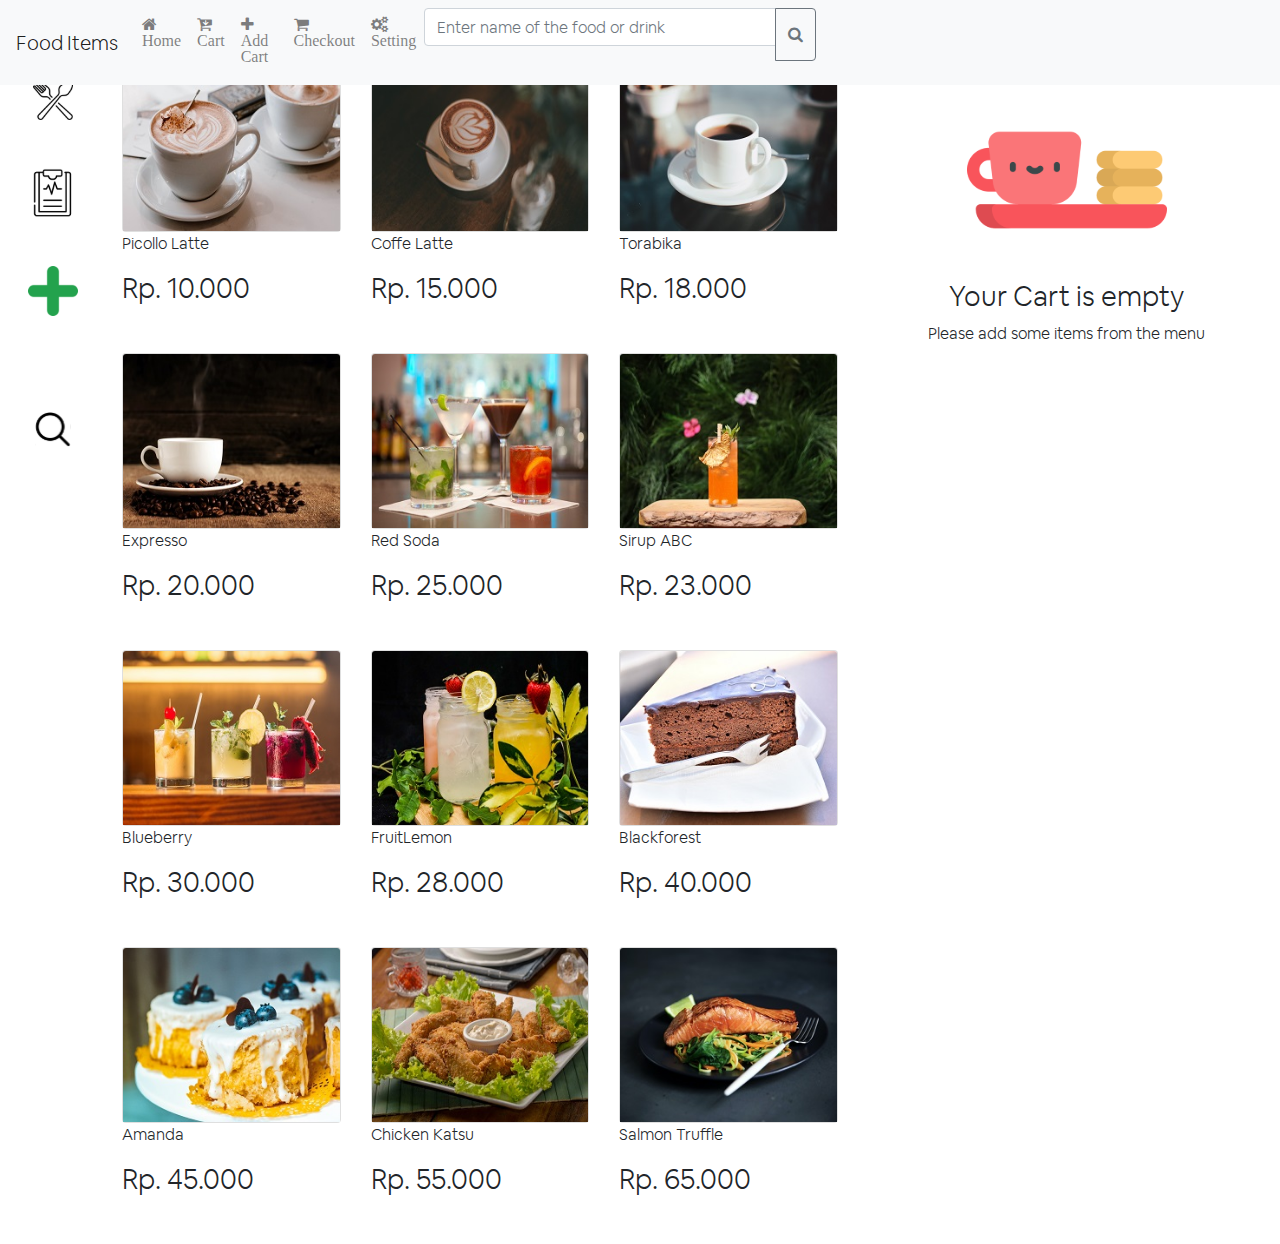
<file: TaskHTMLCSS(DICKY FIRMANSYAH)/index.html>
<!DOCTYPE html>
<html lang="en">

<head>
  <meta charset="UTF-8" />
  <meta name="viewport" content="width=device-width, initial-scale=1.0" />
  <title>Document</title>
  <link rel="stylesheet" href="https://stackpath.bootstrapcdn.com/font-awesome/4.7.0/css/font-awesome.min.css" />
  <link rel="stylesheet" href="assets/css/bootstrap.min.css" />
  <link rel="stylesheet" href="style.css" />
</head>

<body>
  <div class="row phone">
    <div class="col">
      <div class="navbar mb-3">
        <nav class="navbar fixed-top navbar-expand-lg navbar-light bg-light">
          <a class="navbar-brand food-mobile" href="#">Food Items</a>
          <button class="navbar-toggler" type="button" data-toggle="collapse" data-target="#navbarSupportedContent"
            aria-controls="navbarSupportedContent" aria-expanded="false" aria-label="Toggle navigation">
            <span class="navbar-toggler-icon"></span>
          </button>

          <div class="collapse navbar-collapse" id="navbarSupportedContent">
            <ul class="navbar-nav mr-auto">
              <li class="nav-item">
                <a class="nav-link" href="index.html"><i class="fa fa-home"> Home</i></a>
              </li>
              <li class="nav-item">
                <a class="nav-link" href="index2.html"><i class="fa fa-cart-arrow-down"> Cart</i></a>
              </li>
              <li class="nav-item">
                <a class="nav-link" href="index4.html"><i class="fa fa-plus"> Add Cart</i></a>
              </li>
              <li class="nav-item">
                <a class="nav-link" href="index3.html"><i class="fa fa-shopping-cart"> Checkout</i></a>
              </li>
              <li class="nav-item">
                <a class="nav-link" href="#"><i class="fa fa-cogs"> Setting</i></a>
              </li>
              <div class="input-group mb-3">
                <input type="text" class="form-control" placeholder="Enter name of the food or drink"
                  aria-label="Recipient's username" aria-describedby="button-addon2" />
                <div class="input-group-append">
                  <button class="btn btn-outline-secondary" type="button" id="button-addon2">
                    <i class="fa fa-search"></i>
                  </button>
                </div>
              </div>
            </ul>
          </div>
        </nav>
      </div>
    </div>
  </div>
  <div class="container-fluid">
    <div class="row menu-header">
      <div class="col-lg-1">
        <div class="menu text-center">
          <img src="assets/img/list.svg" alt="" />
        </div>
      </div>
      <div class="col-lg-7">
        <div class="row">
          <div class="col-lg-10">
            <div class="text-header text-center">
              <h4>Food Items</h4>
            </div>
          </div>
          <div class="col-lg-1">
            <div class="search">
              <img src="assets/img/search.svg" alt="">
            </div>
          </div>
        </div>
      </div>
      <div class="col-lg-4">
        <div class="cart-header text-center">
          <h4>Cart <span class="badge badge-info">0</span></h4>
        </div>
      </div>
    </div>
    <div class="row side-left">
      <div class="col-lg-1 sidebarKiri text-center">
        <div class="row side">
          <div class="col-lg-12 col-md-3 col-sm-3 sides">
            <div class="fork mt-5">
              <img src="assets/img/fork.svg" alt="" />
            </div>
          </div>
          <div class="col-lg-12 col-md-3 col-sm-3 ">
            <div class="fork mt-5">
              <img src="assets/img/clip.svg" alt="" />
            </div>
          </div>
          <div class="col-lg-12 col-md-3 col-sm-3 ">
            <div class="fork mt-5 mb-5">
              <img src="assets/img/add.svg" alt="" />
            </div>
          </div>
          <div class="col-lg-12 col-md-3 col-sm-3 search">
            <div class="fork mt-5 mb-5">
              <img src="assets/img/search.svg" alt="" />
            </div>
          </div>
        </div>
      </div>
      <div class="col-lg-7 galery mt-4">
        <div class="row">
          <div class="col-lg-4 col-md-4 col-6 body-card">
            <div class="card">
              <img src="assets/img/1.jpg" class="card-img-top" alt="..." />
            </div>
            <div class="textcard mb-5">
              <p>Picollo Latte</p>
              <h3>Rp. 10.000</h3>
            </div>
          </div>
          <div class="col-lg-4 col-md-4 col-6">
            <div class="card">
              <img src="assets/img/2.jpg" class="card-img-top" alt="..." />
            </div>
            <div class="textcard mb-5">
              <p>Coffe Latte</p>
              <h3>Rp. 15.000</h3>
            </div>
          </div>
          <div class="col-lg-4 col-md-4 col-6">
            <div class="card">
              <img src="assets/img/3.jpg" class="card-img-top" alt="..." />
            </div>
            <div class="textcard mb-5">
              <p>Torabika</p>
              <h3>Rp. 18.000</h3>
            </div>
          </div>
          <div class="col-lg-4 col-md-4 col-6">
            <div class="card">
              <img src="assets/img/4.jpg" class="card-img-top" alt="..." />
            </div>
            <div class="textcard mb-5">
              <p>Expresso</p>
              <h3>Rp. 20.000</h3>
            </div>
          </div>
          <div class="col-lg-4 col-md-4 col-6">
            <div class="card">
              <img src="assets/img/5.jpg" class="card-img-top" alt="..." />
            </div>
            <div class="textcard mb-5">
              <p>Red Soda</p>
              <h3>Rp. 25.000</h3>
            </div>
          </div>
          <div class="col-lg-4 col-md-4 col-6">
            <div class="card">
              <img src="assets/img/6.jpg" class="card-img-top" alt="..." />
            </div>
            <div class="textcard mb-5">
              <p>Sirup ABC</p>
              <h3>Rp. 23.000</h3>
            </div>
          </div>
          <div class="col-lg-4 col-md-4 col-6">
            <div class="card">
              <img src="assets/img/7.jpg" class="card-img-top" alt="..." />
            </div>
            <div class="textcard mb-5">
              <p>Blueberry</p>
              <h3>Rp. 30.000</h3>
            </div>
          </div>
          <div class="col-lg-4 col-md-4 col-6">
            <div class="card">
              <img src="assets/img/8.jpg" class="card-img-top" alt="..." />
            </div>
            <div class="textcard mb-5">
              <p>FruitLemon</p>
              <h3>Rp. 28.000</h3>
            </div>
          </div>
          <div class="col-lg-4 col-md-4 col-6">
            <div class="card">
              <img src="assets/img/9.jpg" class="card-img-top" alt="..." />
            </div>
            <div class="textcard mb-5">
              <p>Blackforest</p>
              <h3>Rp. 40.000</h3>
            </div>
          </div>
          <div class="col-lg-4 col-md-4 col-6">
            <div class="card">
              <img src="assets/img/10.jpg" class="card-img-top" alt="..." />
            </div>
            <div class="textcard mb-5">
              <p>Amanda</p>
              <h3>Rp. 45.000</h3>
            </div>
          </div>
          <div class="col-lg-4 col-md-4 col-6">
            <div class="card">
              <img src="assets/img/11.jpg" class="card-img-top" alt="..." />
            </div>
            <div class="textcard mb-5">
              <p>Chicken Katsu</p>
              <h3>Rp. 55.000</h3>
            </div>
          </div>
          <div class="col-lg-4 col-md-4 col-6">
            <div class="card">
              <img src="assets/img/12.jpg" class="card-img-top" alt="..." />
            </div>
            <div class="textcard mb-5">
              <p>Salmon Truffle</p>
              <h3>Rp. 65.000</h3>
            </div>
          </div>

        </div>
      </div>
      <div class="col-lg-4 img-cart text-center">
        <div class="row mt-5">
          <div class="col-12">
            <div class="cart">
              <img src="assets/img/test.svg" alt="">
            </div>
          </div>
        </div>
        <div class="row">
          <div class="col">
            <div class="text-cart">
              <h3>Your Cart is empty</h3>
              <p>Please add some items from the menu</p>
            </div>
          </div>
        </div>
      </div>
    </div>

    <script src="https://code.jquery.com/jquery-3.3.1.slim.min.js"
      integrity="sha384-q8i/X+965DzO0rT7abK41JStQIAqVgRVzpbzo5smXKp4YfRvH+8abtTE1Pi6jizo" crossorigin="anonymous">
    </script>
    <script src="https://cdnjs.cloudflare.com/ajax/libs/popper.js/1.14.3/umd/popper.min.js"
      integrity="sha384-ZMP7rVo3mIykV+2+9J3UJ46jBk0WLaUAdn689aCwoqbBJiSnjAK/l8WvCWPIPm49" crossorigin="anonymous">
    </script>
    <script src="https://stackpath.bootstrapcdn.com/bootstrap/4.1.3/js/bootstrap.min.js"
      integrity="sha384-ChfqqxuZUCnJSK3+MXmPNIyE6ZbWh2IMqE241rYiqJxyMiZ6OW/JmZQ5stwEULTy" crossorigin="anonymous">
    </script>
</body>

</html>
</file>
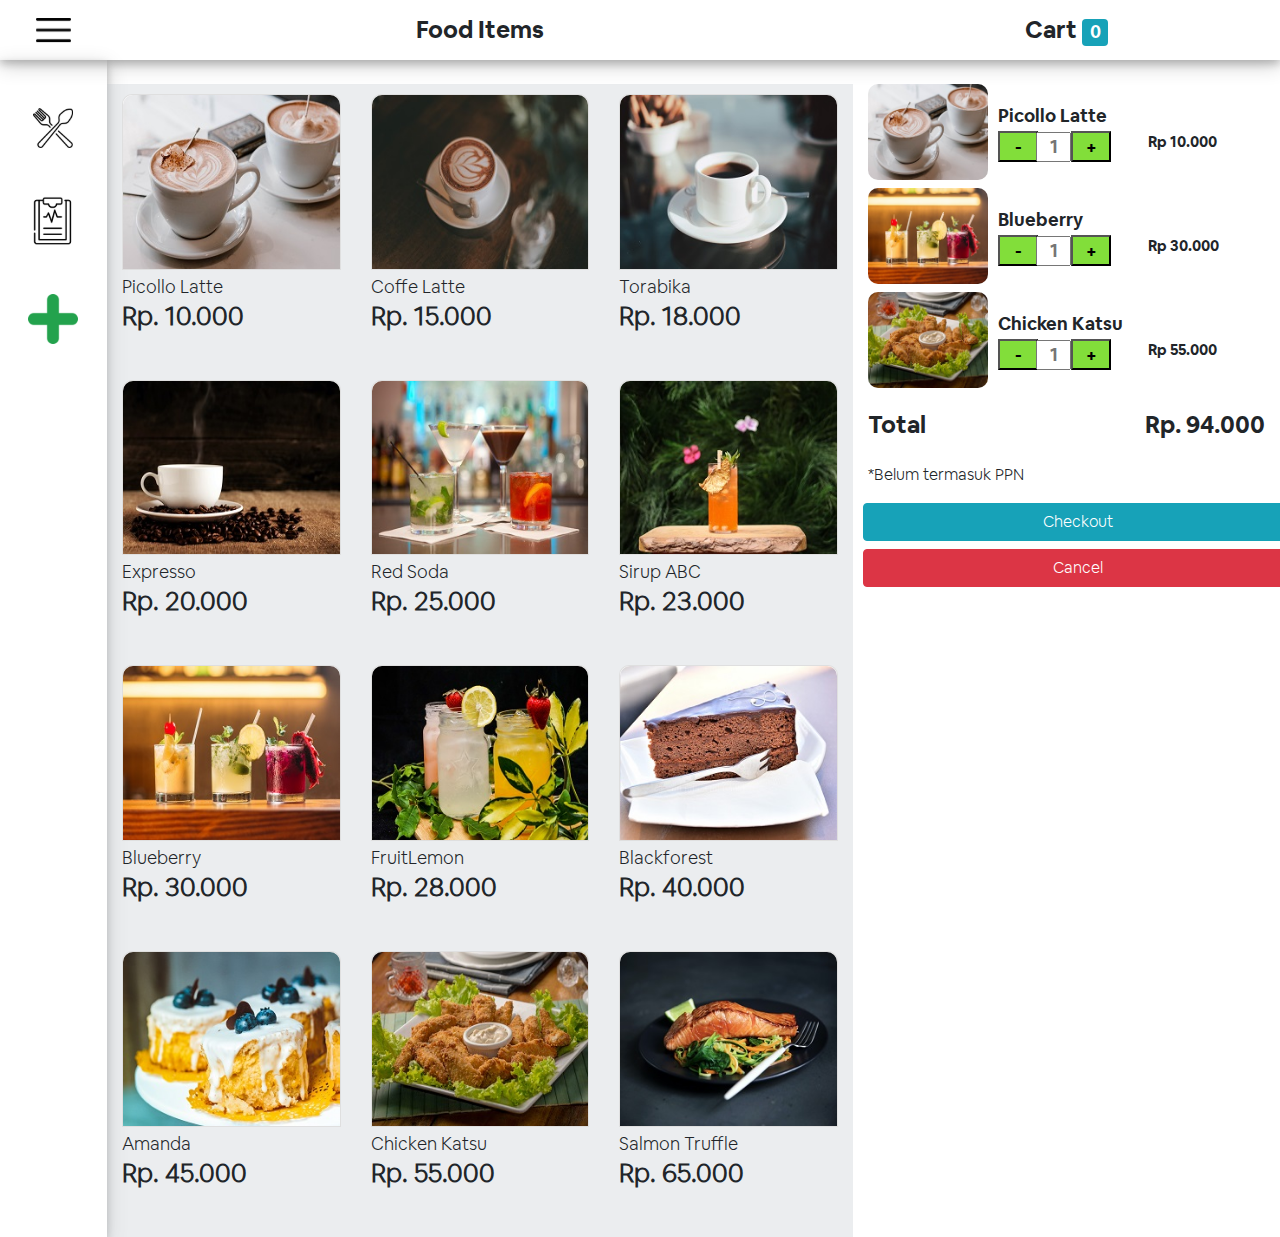
<file: TaskHTMLCSS(DICKY FIRMANSYAH)/index2.html>
<!DOCTYPE html>
<html lang="en">

<head>
  <meta charset="UTF-8" />
  <meta name="viewport" content="width=device-width, initial-scale=1.0" />
  <title>Document</title>
  <link rel="stylesheet" href="https://stackpath.bootstrapcdn.com/font-awesome/4.7.0/css/font-awesome.min.css" />
  <link rel="stylesheet" href="assets/css/bootstrap.min.css" />
  <link rel="stylesheet" href="style2.css" />
</head>

<body>
  <div class="row phone">
    <div class="col">
      <div class="navbar mb-3">
        <nav class="navbar fixed-top navbar-expand-lg navbar-light bg-light">
          <a class="navbar-brand food-mobile" href="#">Food Items</a>
          <button class="navbar-toggler" type="button" data-toggle="collapse" data-target="#navbarSupportedContent"
            aria-controls="navbarSupportedContent" aria-expanded="false" aria-label="Toggle navigation">
            <span class="navbar-toggler-icon"></span>
          </button>

          <div class="collapse navbar-collapse" id="navbarSupportedContent">
            <ul class="navbar-nav mr-auto">
              <li class="nav-item">
                <a class="nav-link" href="index.html"><i class="fa fa-home"> Home</i></a>
              </li>
              <li class="nav-item">
                <a class="nav-link" href="index3.html"><i class="fa fa-shopping-cart"> Checkout</i></a>
              </li>
              <li class="nav-item">
                <a class="nav-link" href="#"><i class="fa fa-cogs"> Setting</i></a>
              </li>
              <div class="input-group mb-3">
                <input type="text" class="form-control" placeholder="Enter name of the food or drink"
                  aria-label="Recipient's username" aria-describedby="button-addon2" />
                <div class="input-group-append">
                  <button class="btn btn-outline-secondary" type="button" id="button-addon2">
                    <i class="fa fa-search"></i>
                  </button>
                </div>
              </div>
            </ul>
          </div>
        </nav>
      </div>
    </div>
  </div>
  <div class="container-fluid">
    <div class="row menu-header">
      <div class="col-lg-1">
        <div class="menu text-center">
          <img src="assets/img/list.svg" alt="" />
        </div>
      </div>
      <div class="col-lg-7">
        <div class="text-header text-center">
          <h4>Food Items</h4>
        </div>
      </div>
      <div class="col-lg-4">
        <div class="cart-header text-center">
          <h4>Cart <span class="badge badge-info">0</span></h4>
        </div>
      </div>
    </div>
    <div class="row side-left">
      <div class="col-lg-1 sidebarKiri text-center">
        <div class="row side">
          <div class="col-lg-12 col-md-3 col-sm-3 sides">
            <div class="fork mt-5">
              <img src="assets/img/fork.svg" alt="" />
            </div>
          </div>
          <div class="col-lg-12 col-md-3 col-sm-3">
            <div class="fork mt-5">
              <img src="assets/img/clip.svg" alt="" />
            </div>
          </div>
          <div class="col-lg-12 col-md-3 col-sm-3">
            <div class="fork mt-5 mb-5">
              <img src="assets/img/add.svg" alt="" />
            </div>
          </div>
          <div class="col-lg-12 col-md-3 col-sm-3 search">
            <div class="fork mt-5 mb-5">
              <img src="assets/img/search.svg" alt="" />
            </div>
          </div>
        </div>
      </div>
      <div class="col-lg-7 galery mt-4">
        <div class="row">
          <div class="col-lg-4 col-md-4 col-6 body-card">
            <div class="card">
              <img src="assets/img/1.jpg" class="card-img-top" alt="..." />
            </div>
            <div class="textcard mb-5">
              <p>Picollo Latte</p>
              <h3>Rp. 10.000</h3>
            </div>
          </div>
          <div class="col-lg-4 col-md-4 col-6">
            <div class="card">
              <img src="assets/img/2.jpg" class="card-img-top" alt="..." />
            </div>
            <div class="textcard mb-5">
              <p>Coffe Latte</p>
              <h3>Rp. 15.000</h3>
            </div>
          </div>
          <div class="col-lg-4 col-md-4 col-6">
            <div class="card">
              <img src="assets/img/3.jpg" class="card-img-top" alt="..." />
            </div>
            <div class="textcard mb-5">
              <p>Torabika</p>
              <h3>Rp. 18.000</h3>
            </div>
          </div>
          <div class="col-lg-4 col-md-4 col-6">
            <div class="card">
              <img src="assets/img/4.jpg" class="card-img-top" alt="..." />
            </div>
            <div class="textcard mb-5">
              <p>Expresso</p>
              <h3>Rp. 20.000</h3>
            </div>
          </div>
          <div class="col-lg-4 col-md-4 col-6">
            <div class="card">
              <img src="assets/img/5.jpg" class="card-img-top" alt="..." />
            </div>
            <div class="textcard mb-5">
              <p>Red Soda</p>
              <h3>Rp. 25.000</h3>
            </div>
          </div>
          <div class="col-lg-4 col-md-4 col-6">
            <div class="card">
              <img src="assets/img/6.jpg" class="card-img-top" alt="..." />
            </div>
            <div class="textcard mb-5">
              <p>Sirup ABC</p>
              <h3>Rp. 23.000</h3>
            </div>
          </div>
          <div class="col-lg-4 col-md-4 col-6">
            <div class="card">
              <img src="assets/img/7.jpg" class="card-img-top" alt="..." />
            </div>
            <div class="textcard mb-5">
              <p>Blueberry</p>
              <h3>Rp. 30.000</h3>
            </div>
          </div>
          <div class="col-lg-4 col-md-4 col-6">
            <div class="card">
              <img src="assets/img/8.jpg" class="card-img-top" alt="..." />
            </div>
            <div class="textcard mb-5">
              <p>FruitLemon</p>
              <h3>Rp. 28.000</h3>
            </div>
          </div>
          <div class="col-lg-4 col-md-4 col-6">
            <div class="card">
              <img src="assets/img/9.jpg" class="card-img-top" alt="..." />
            </div>
            <div class="textcard mb-5">
              <p>Blackforest</p>
              <h3>Rp. 40.000</h3>
            </div>
          </div>
          <div class="col-lg-4 col-md-4 col-6">
            <div class="card">
              <img src="assets/img/10.jpg" class="card-img-top" alt="..." />
            </div>
            <div class="textcard mb-5">
              <p>Amanda</p>
              <h3>Rp. 45.000</h3>
            </div>
          </div>
          <div class="col-lg-4 col-md-4 col-6">
            <div class="card">
              <img src="assets/img/11.jpg" class="card-img-top" alt="..." />
            </div>
            <div class="textcard mb-5">
              <p>Chicken Katsu</p>
              <h3>Rp. 55.000</h3>
            </div>
          </div>
          <div class="col-lg-4 col-md-4 col-6">
            <div class="card">
              <img src="assets/img/12.jpg" class="card-img-top" alt="..." />
            </div>
            <div class="textcard mb-5">
              <p>Salmon Truffle</p>
              <h3>Rp. 65.000</h3>
            </div>
          </div>
        </div>
      </div>
      <div class="col-lg-4 img-cart carts">
        <div class="box-cart">
          <div class="row mt-4">
            <div class="col-12 cart">
              <div class="cart-img">
                <img src="assets/img/1.jpg" width="120px" />
              </div>
              <div class="teks-food">
                <p>Picollo Latte</p>
                <div class="box">
                  <button type="submit">-</button>
                  <input type="text" placeholder="1" size="1" />
                  <button type="submit" class="plus">+</button>
                  <p>Rp 10.000</p>
                </div>
              </div>
            </div>
          </div>
          <div class="row mt-2">
            <div class="col-12 cart">
              <div class="cart-img">
                <img src="assets/img/7.jpg" width="120px" />
              </div>
              <div class="teks-food">
                <p>Blueberry</p>
                <div class="box">
                  <button type="submit">-</button>
                  <input type="text" placeholder="1" size="1" />
                  <button type="submit" class="plus">+</button>
                  <p>Rp 30.000</p>
                </div>
              </div>
            </div>
          </div>
          <div class="row mt-2">
            <div class="col-12 cart">
              <div class="cart-img">
                <img src="assets/img/11.jpg" width="120px" />
              </div>
              <div class="teks-food">
                <p>Chicken Katsu</p>
                <div class="box">
                  <button type="submit">-</button>
                  <input type="text" placeholder="1" size="1" />
                  <button type="submit" class="plus">+</button>
                  <p>Rp 55.000</p>
                </div>
              </div>
            </div>
          </div>
        </div>
        <div class="row mt-2 checkout2">
          <div class="checkout">
            <div class="text-checkout">
              <h4>Total</h4>
            </div>
            <div class="text-price">
              <h3>Rp. 94.000</h3>
            </div>
          </div>
          <p>*Belum termasuk PPN</p>
          <div class="row">
            <div class="col-md submit">
              <button type="submit" class="btn btn-block btn-info">
                Checkout
              </button>
              <button type="submit" class="btn btn-block btn-danger">
                Cancel
              </button>
            </div>
          </div>
        </div>
      </div>
    </div>
  </div>
  <div class="cart-order rounded-circle">
    <i class="fa fa-shopping-cart shop">X</i>
  </div>

  <script src="https://code.jquery.com/jquery-3.3.1.slim.min.js"
    integrity="sha384-q8i/X+965DzO0rT7abK41JStQIAqVgRVzpbzo5smXKp4YfRvH+8abtTE1Pi6jizo" crossorigin="anonymous">
  </script>
  <script src="https://cdnjs.cloudflare.com/ajax/libs/popper.js/1.14.3/umd/popper.min.js"
    integrity="sha384-ZMP7rVo3mIykV+2+9J3UJ46jBk0WLaUAdn689aCwoqbBJiSnjAK/l8WvCWPIPm49" crossorigin="anonymous">
  </script>
  <script src="https://stackpath.bootstrapcdn.com/bootstrap/4.1.3/js/bootstrap.min.js"
    integrity="sha384-ChfqqxuZUCnJSK3+MXmPNIyE6ZbWh2IMqE241rYiqJxyMiZ6OW/JmZQ5stwEULTy" crossorigin="anonymous">
  </script>

  <script>
    const cards = document.querySelectorAll(".card");
    cards.forEach((btn) => {
      btn.addEventListener("click", function (x) {
        if (x.target.classList.contains("card-img-top")) {
          x.target.classList.toggle("active");
          const a = document.createElement("span");
          a.classList.toggle("fa");
          a.classList.toggle("fa-check-circle-o");
          btn.appendChild(a);
        }
        if (x.target.classList.contains("fa-check-circle-o")) {
          x.target.classList.toggle("fa-check-circle-o");
        }
      });
    });

    const cartOrder = document.querySelector(".cart-order");
    const cart = document.querySelector(".carts");
    const shop = document.querySelector(".shop");
    const close = document.querySelector(".close");
    cartOrder.addEventListener("click", function (e) {
      cart.classList.toggle("slide");

      shop.classList.toggle("fa-shopping-cart");
    });
  </script>
</body>

</html>
</file>
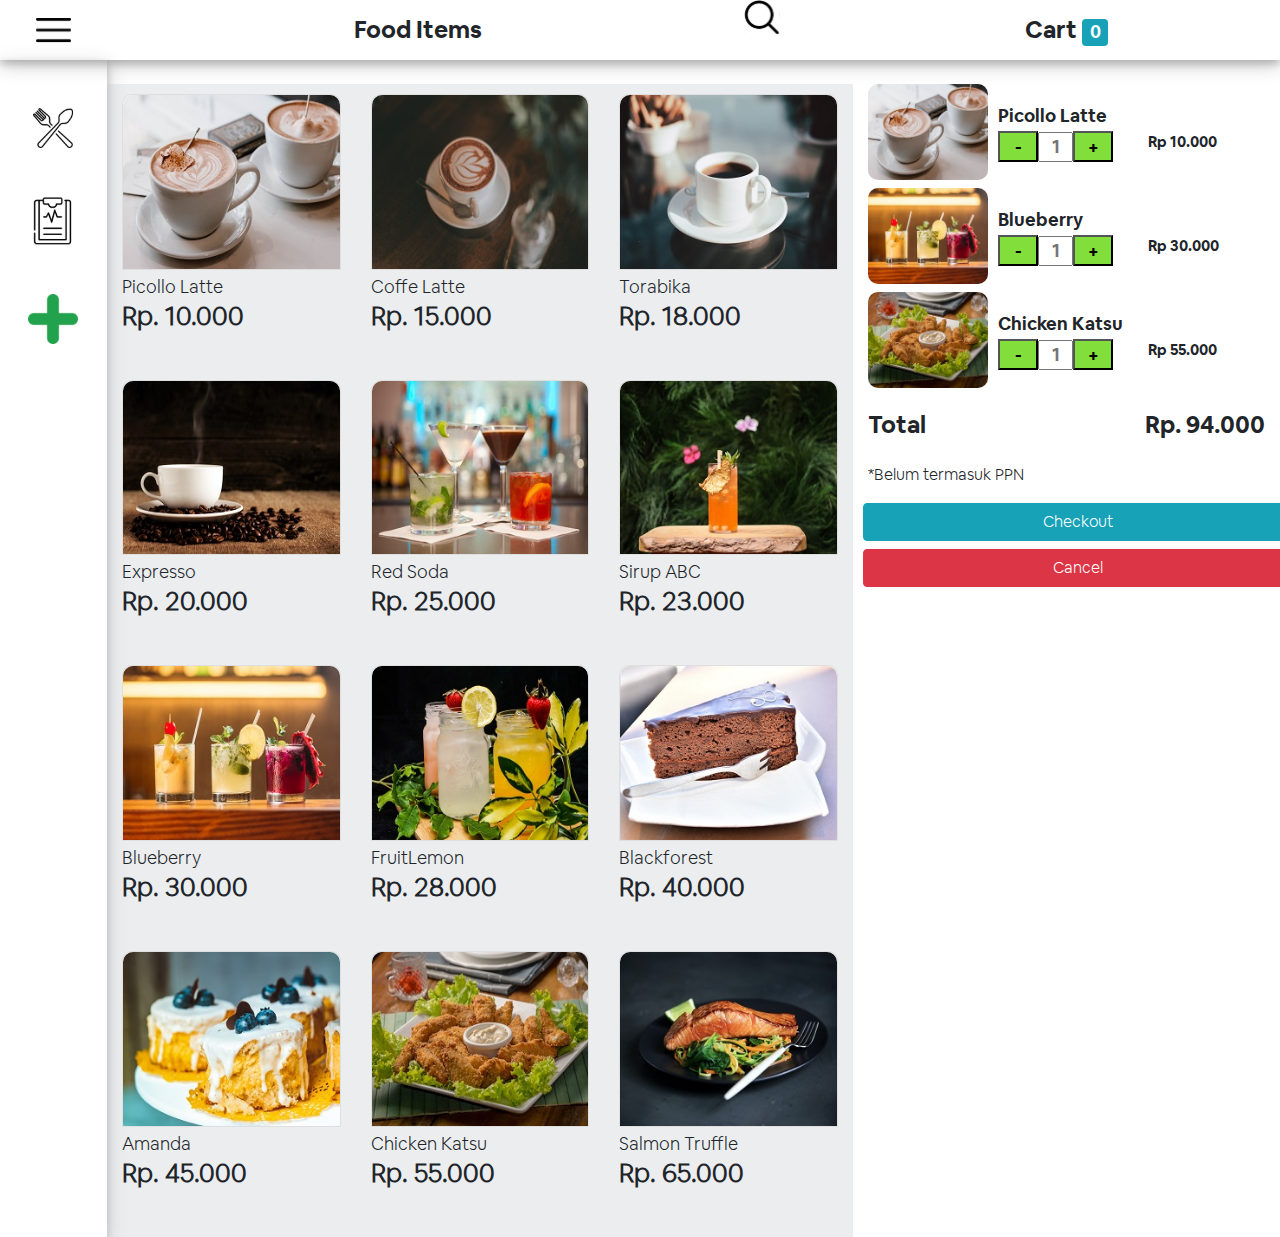
<file: TaskHTMLCSS(DICKY FIRMANSYAH)/index3.html>
<!DOCTYPE html>
<html lang="en">

<head>
  <meta charset="UTF-8" />
  <meta name="viewport" content="width=device-width, initial-scale=1.0" />
  <title>Document</title>
  <link rel="stylesheet" href="https://stackpath.bootstrapcdn.com/font-awesome/4.7.0/css/font-awesome.min.css" />
  <link rel="stylesheet" href="assets/css/bootstrap.min.css" />
  <link rel="stylesheet" href="style3.css" />
</head>

<body>
  <div class="row phone">
    <div class="col">
      <div class="navbar mb-3">
        <nav class="navbar fixed-top navbar-expand-lg navbar-light bg-light">
          <a class="navbar-brand food-mobile" href="#">Food Items</a>
          <button class="navbar-toggler" type="button" data-toggle="collapse" data-target="#navbarSupportedContent"
            aria-controls="navbarSupportedContent" aria-expanded="false" aria-label="Toggle navigation">
            <span class="navbar-toggler-icon"></span>
          </button>

          <div class="collapse navbar-collapse" id="navbarSupportedContent">
            <ul class="navbar-nav mr-auto">
              <li class="nav-item active">
                <a class="nav-link" href="index.html"><i class="fa fa-home"> Home</i></a>
              </li>
              <li class="nav-item">
                <a class="nav-link" href="index4.html"><i class="fa fa-cart-plus"> Add Cart</i></a>
              </li>
              <li class="nav-item">
                <a class="nav-link" href="#"><i class="fa fa-cogs"> Setting</i></a>
              </li>
              <div class="input-group mb-3">
                <input type="text" class="form-control" placeholder="Enter name of the food or drink"
                  aria-label="Recipient's username" aria-describedby="button-addon2" />
                <div class="input-group-append">
                  <button class="btn btn-outline-secondary" type="button" id="button-addon2">
                    <i class="fa fa-search"></i>
                  </button>
                </div>
              </div>
            </ul>
          </div>
        </nav>
      </div>
    </div>
  </div>
  <div class="container-fluid">
    <div class="row menu-header">
      <div class="col-lg-1">
        <div class="menu text-center">
          <img src="assets/img/list.svg" alt="" />
        </div>
      </div>
      <div class="col-lg-7">
        <div class="row">
          <div class="col-lg-10">
            <div class="text-header text-center">
              <h4>Food Items</h4>
            </div>
          </div>
          <div class="col-lg-1">
            <div class="search">
              <img src="assets/img/search.svg" alt="" />
            </div>
          </div>
        </div>
      </div>
      <div class="col-lg-4">
        <div class="cart-header text-center">
          <h4>Cart <span class="badge badge-info">0</span></h4>
        </div>
      </div>
    </div>
    <div class="row">
      <div class="col-lg-1 sidebarKiri text-center">
        <div class="row side">
          <div class="col-lg-12 col-md-3 col-sm-3 sides">
            <div class="fork mt-5">
              <img src="assets/img/fork.svg" alt="" />
            </div>
          </div>
          <div class="col-lg-12 col-md-3 col-sm-3">
            <div class="fork mt-5">
              <img src="assets/img/clip.svg" alt="" />
            </div>
          </div>
          <div class="col-lg-12 col-md-3 col-sm-3">
            <div class="fork mt-5 mb-5">
              <img src="assets/img/add.svg" alt="" />
            </div>
          </div>
          <div class="col-lg-12 col-md-3 col-sm-3 search">
            <div class="fork mt-5 mb-5">
              <img src="assets/img/search.svg" alt="" />
            </div>
          </div>
        </div>
      </div>
      <div class="col-lg-7 galery mt-4">
        <div class="row">
          <div class="col-lg-4 col-md-4 col-6 body-card">
            <div class="card">
              <img src="assets/img/1.jpg" class="card-img-top" alt="..." />
            </div>
            <div class="textcard mb-5">
              <p>Picollo Latte</p>
              <h3>Rp. 10.000</h3>
            </div>
          </div>
          <div class="col-lg-4 col-md-4 col-6">
            <div class="card">
              <img src="assets/img/2.jpg" class="card-img-top" alt="..." />
            </div>
            <div class="textcard mb-5">
              <p>Coffe Latte</p>
              <h3>Rp. 15.000</h3>
            </div>
          </div>
          <div class="col-lg-4 col-md-4 col-6">
            <div class="card">
              <img src="assets/img/3.jpg" class="card-img-top" alt="..." />
            </div>
            <div class="textcard mb-5">
              <p>Torabika</p>
              <h3>Rp. 18.000</h3>
            </div>
          </div>
          <div class="col-lg-4 col-md-4 col-6">
            <div class="card">
              <img src="assets/img/4.jpg" class="card-img-top" alt="..." />
            </div>
            <div class="textcard mb-5">
              <p>Expresso</p>
              <h3>Rp. 20.000</h3>
            </div>
          </div>
          <div class="col-lg-4 col-md-4 col-6">
            <div class="card">
              <img src="assets/img/5.jpg" class="card-img-top" alt="..." />
            </div>
            <div class="textcard mb-5">
              <p>Red Soda</p>
              <h3>Rp. 25.000</h3>
            </div>
          </div>
          <div class="col-lg-4 col-md-4 col-6">
            <div class="card">
              <img src="assets/img/6.jpg" class="card-img-top" alt="..." />
            </div>
            <div class="textcard mb-5">
              <p>Sirup ABC</p>
              <h3>Rp. 23.000</h3>
            </div>
          </div>
          <div class="col-lg-4 col-md-4 col-6">
            <div class="card">
              <img src="assets/img/7.jpg" class="card-img-top" alt="..." />
            </div>
            <div class="textcard mb-5">
              <p>Blueberry</p>
              <h3>Rp. 30.000</h3>
            </div>
          </div>
          <div class="col-lg-4 col-md-4 col-6">
            <div class="card">
              <img src="assets/img/8.jpg" class="card-img-top" alt="..." />
            </div>
            <div class="textcard mb-5">
              <p>FruitLemon</p>
              <h3>Rp. 28.000</h3>
            </div>
          </div>
          <div class="col-lg-4 col-md-4 col-6">
            <div class="card">
              <img src="assets/img/9.jpg" class="card-img-top" alt="..." />
            </div>
            <div class="textcard mb-5">
              <p>Blackforest</p>
              <h3>Rp. 40.000</h3>
            </div>
          </div>
          <div class="col-lg-4 col-md-4 col-6">
            <div class="card">
              <img src="assets/img/10.jpg" class="card-img-top" alt="..." />
            </div>
            <div class="textcard mb-5">
              <p>Amanda</p>
              <h3>Rp. 45.000</h3>
            </div>
          </div>
          <div class="col-lg-4 col-md-4 col-6">
            <div class="card">
              <img src="assets/img/11.jpg" class="card-img-top" alt="..." />
            </div>
            <div class="textcard mb-5">
              <p>Chicken Katsu</p>
              <h3>Rp. 55.000</h3>
            </div>
          </div>
          <div class="col-lg-4 col-md-4 col-6">
            <div class="card">
              <img src="assets/img/12.jpg" class="card-img-top" alt="..." />
            </div>
            <div class="textcard mb-5">
              <p>Salmon Truffle</p>
              <h3>Rp. 65.000</h3>
            </div>
          </div>
        </div>
      </div>
      <div class="col-lg-4 img-cart carts">
        <div class="box-cart">
          <div class="row mt-4">
            <div class="col-12 cart">
              <div class="cart-img">
                <img src="assets/img/1.jpg" width="120px" />
              </div>
              <div class="teks-food">
                <p>Picollo Latte</p>
                <div class="box">
                  <button type="submit">-</button>
                  <input type="text" placeholder="1" size="1" />
                  <button type="submit" class="plus">+</button>
                  <p>Rp 10.000</p>
                </div>
              </div>
            </div>
          </div>
          <div class="row mt-2">
            <div class="col-12 cart">
              <div class="cart-img">
                <img src="assets/img/7.jpg" width="120px" />
              </div>
              <div class="teks-food">
                <p>Blueberry</p>
                <div class="box">
                  <button type="submit">-</button>
                  <input type="text" placeholder="1" size="1" />
                  <button type="submit" class="plus">+</button>
                  <p>Rp 30.000</p>
                </div>
              </div>
            </div>
          </div>
          <div class="row mt-2">
            <div class="col-12 cart">
              <div class="cart-img">
                <img src="assets/img/11.jpg" width="120px" />
              </div>
              <div class="teks-food">
                <p>Chicken Katsu</p>
                <div class="box">
                  <button type="submit">-</button>
                  <input type="text" placeholder="1" size="1" />
                  <button type="submit" class="plus">+</button>
                  <p>Rp 55.000</p>
                </div>
              </div>
            </div>
          </div>
        </div>
        <div class="row mt-2 checkout2">
          <div class="checkout">
            <div class="text-checkout">
              <h4>Total</h4>
            </div>
            <div class="text-price">
              <h3>Rp. 94.000</h3>
            </div>
          </div>
          <p>*Belum termasuk PPN</p>
          <div class="row">
            <div class="col-md submit">
              <button type="submit" class="btn btn-block btn-info" data-toggle="modal" data-target="#exampleModal">
                Checkout
              </button>
              <button type="submit" class="btn btn-block btn-danger">
                Cancel
              </button>
            </div>
          </div>
        </div>
      </div>
    </div>
  </div>
  <div class="cart-order rounded-circle">
    <i class="fa fa-shopping-cart shop">X</i>
  </div>

  <!-- Modal -->
  <div class="modal fade" id="exampleModal" tabindex="-1" aria-labelledby="exampleModalLabel" aria-hidden="true">
    <div class="modal-dialog modal-dialog-centered">
      <div class="modal-content">
        <div class="modal-body">
          <div class="row">
            <div class="col">
              <h5>Checkout</h5>
            </div>
            <div class="col col-md-5">
              <h6>Receipt no: #010410919</h6>
            </div>
          </div>
          <div class="row">
            <div class="col">
              <p class="cashier">Cashier : Pevita Pearce</p>
            </div>
          </div>
          <div class="row">
            <div class="col col-md-9">
              <p>Coffe Latte 1x</p>
            </div>
            <div class="col col-md-3 price-checkout">
              <p>Rp. 14.000</p>
            </div>
          </div>
          <div class="row">
            <div class="col col-md-9">
              <p>Salmon Truffle 1x</p>
            </div>
            <div class="col col-md-3 price-checkout">
              <p>Rp. 50.000</p>
            </div>
          </div>
          <div class="row">
            <div class="col col-md-9">
              <p>Blackforest 1x</p>
            </div>
            <div class="col col-md-3 price-checkout">
              <p>Rp. 30.000</p>
            </div>
          </div>
          <div class="row">
            <div class="col col-md-9">
              <p>Ppn 10%</p>
            </div>
            <div class="col col-md-3 price-checkout">
              <p>Rp. 9.400</p>
            </div>
          </div>
          <div class="row">
            <div class="col-md price-checkout">
              <p class="amount">Total : Rp. 113.400</p>
            </div>
          </div>
          <div class="row">
            <div class="col-md">
              <p>Payment : Cash</p>
            </div>
          </div>
          <div class="row">
            <div class="col-md-12">
              <div class="print">
                <button type="submit" class="btn btn-block btn-info">
                  Print
                </button>
              </div>
            </div>
          </div>
          <div class="row">
            <div class="col or">
              <p>Or</p>
            </div>
          </div>
          <div class="row">
            <div class="col-md-12">
              <div class="send-email">
                <button type="submit" class="btn btn-block btn-danger">
                  Send Email
                </button>
              </div>
            </div>
          </div>
        </div>
      </div>
    </div>
  </div>
  <script src="https://code.jquery.com/jquery-3.3.1.slim.min.js"
    integrity="sha384-q8i/X+965DzO0rT7abK41JStQIAqVgRVzpbzo5smXKp4YfRvH+8abtTE1Pi6jizo" crossorigin="anonymous">
  </script>
  <script src="https://cdnjs.cloudflare.com/ajax/libs/popper.js/1.14.3/umd/popper.min.js"
    integrity="sha384-ZMP7rVo3mIykV+2+9J3UJ46jBk0WLaUAdn689aCwoqbBJiSnjAK/l8WvCWPIPm49" crossorigin="anonymous">
  </script>
  <script src="https://stackpath.bootstrapcdn.com/bootstrap/4.1.3/js/bootstrap.min.js"
    integrity="sha384-ChfqqxuZUCnJSK3+MXmPNIyE6ZbWh2IMqE241rYiqJxyMiZ6OW/JmZQ5stwEULTy" crossorigin="anonymous">
  </script>

  <script>
    const cartOrder = document.querySelector(".cart-order");
    const cart = document.querySelector(".carts");
    const shop = document.querySelector(".shop");
    const close = document.querySelector(".close");
    cartOrder.addEventListener("click", function (e) {
      cart.classList.toggle("slide");

      shop.classList.toggle("fa-shopping-cart");
    });
  </script>
</body>

</html>
</file>
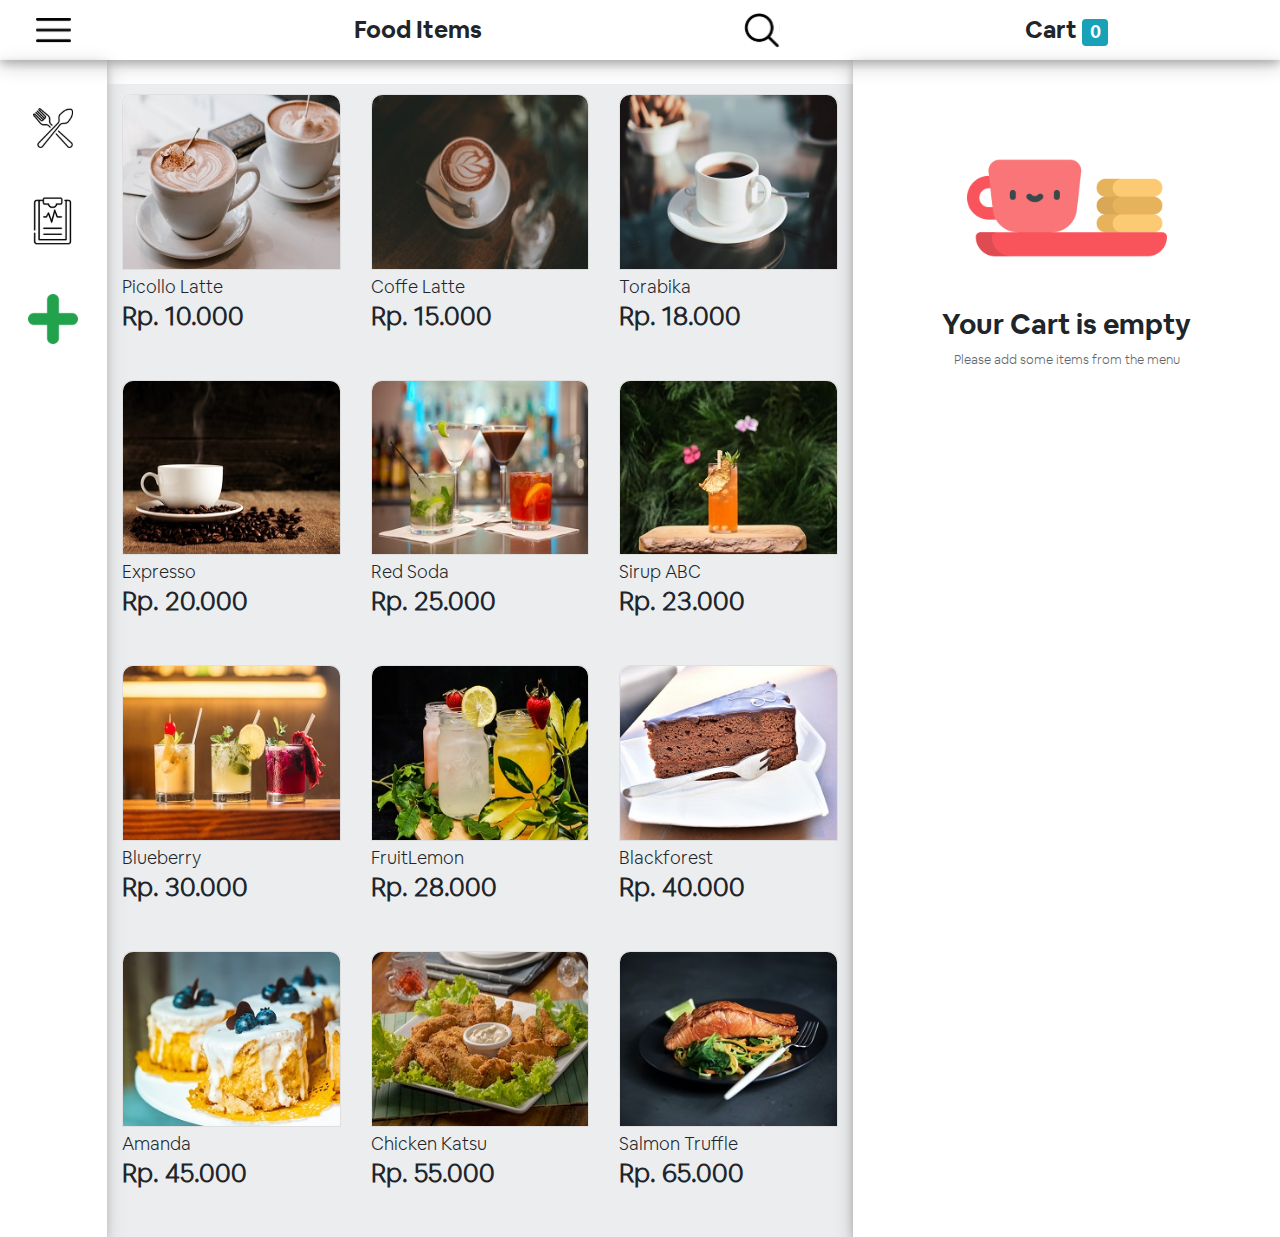
<file: TaskHTMLCSS(DICKY FIRMANSYAH)/index4.html>
<!DOCTYPE html>
<html lang="en">

<head>
  <meta charset="UTF-8" />
  <meta name="viewport" content="width=device-width, initial-scale=1.0" />
  <title>Document</title>
  <link rel="stylesheet" href="https://stackpath.bootstrapcdn.com/font-awesome/4.7.0/css/font-awesome.min.css" />
  <link rel="stylesheet" href="assets/css/bootstrap.min.css" />
  <link rel="stylesheet" href="style4.css" />
</head>

<body>
  <div class="row phone">
    <div class="col">
      <div class="navbar mb-3">
        <nav class="navbar fixed-top navbar-expand-lg navbar-light bg-light">
          <a class="navbar-brand food-mobile" href="#">Food Items</a>
          <button class="navbar-toggler" type="button" data-toggle="collapse" data-target="#navbarSupportedContent"
            aria-controls="navbarSupportedContent" aria-expanded="false" aria-label="Toggle navigation">
            <span class="navbar-toggler-icon"></span>
          </button>

          <div class="collapse navbar-collapse" id="navbarSupportedContent">
            <ul class="navbar-nav mr-auto">
              <li class="nav-item">
                <a class="nav-link" href="index.html"><i class="fa fa-home"> Home</i></a>
              </li>
              <li class="nav-item">
                <a class="nav-link adds" data-toggle="modal" data-target="#add-items" href="#"><i class="fa fa-plus">
                    Add Cart</i></a>
              </li>
              <li class="nav-item">
                <a class="nav-link" href="dashboard.html"><i class="fa fa-dashboard"> Dashboard</i></a>
              </li>
              <li class="nav-item">
                <a class="nav-link" href="#"><i class="fa fa-cogs"> Setting</i></a>
              </li>
              <div class="input-group mb-3">
                <input type="text" class="form-control" placeholder="Enter name of the food or drink"
                  aria-label="Recipient's username" aria-describedby="button-addon2" />
                <div class="input-group-append">
                  <button class="btn btn-outline-secondary" type="button" id="button-addon2">
                    <i class="fa fa-search"></i>
                  </button>
                </div>
              </div>
            </ul>
          </div>
        </nav>
      </div>
    </div>
  </div>
  <div class="container-fluid">
    <div class="row menu-header">
      <div class="col-lg-1">
        <div class="menu text-center">
          <img src="assets/img/list.svg" alt="" />
        </div>
      </div>
      <div class="col-lg-7">
        <div class="row">
          <div class="col-lg-10">
            <div class="text-header text-center">
              <h4>Food Items</h4>
            </div>
          </div>
          <div class="col-lg-1">
            <div class="search">
              <img src="assets/img/search.svg" alt="" />
            </div>
          </div>
        </div>
      </div>
      <div class="col-lg-4">
        <div class="cart-header text-center">
          <h4>Cart <span class="badge badge-info">0</span></h4>
        </div>
      </div>
    </div>
    <div class="row">
      <div class="col-lg-1 sidebarKiri text-center">
        <div class="row side">
          <div class="col-lg-12 col-md-3 col-sm-3 sides">
            <div class="fork mt-5">
              <img src="assets/img/fork.svg" alt="" />
            </div>
          </div>
          <div class="col-lg-12 col-md-3 col-sm-3">
            <div class="clip mt-5">
              <img src="assets/img/clip.svg" alt="" />
            </div>
          </div>
          <div class="col-lg-12 col-md-3 col-sm-3">
            <div class="add mt-5 mb-5">
              <img src="assets/img/add.svg" alt="" data-toggle="modal" data-target="#add-items" />
            </div>
          </div>
          <div class="col-lg-12 col-md-3 col-sm-3 search">
            <div class="search mt-5 mb-5">
              <img src="assets/img/search.svg" alt="" />
            </div>
          </div>
        </div>
      </div>
      <div class="col-lg-7 galery mt-4">
        <div class="row">
          <div class="col-lg-4 col-md-4 col-6 body-card">
            <div class="card">
              <img src="assets/img/1.jpg" class="card-img-top" alt="..." />
            </div>
            <div class="textcard mb-5">
              <p>Picollo Latte</p>
              <h3>Rp. 10.000</h3>
            </div>
          </div>
          <div class="col-lg-4 col-md-4 col-6">
            <div class="card">
              <img src="assets/img/2.jpg" class="card-img-top" alt="..." />
            </div>
            <div class="textcard mb-5">
              <p>Coffe Latte</p>
              <h3>Rp. 15.000</h3>
            </div>
          </div>
          <div class="col-lg-4 col-md-4 col-6">
            <div class="card">
              <img src="assets/img/3.jpg" class="card-img-top" alt="..." />
            </div>
            <div class="textcard mb-5">
              <p>Torabika</p>
              <h3>Rp. 18.000</h3>
            </div>
          </div>
          <div class="col-lg-4 col-md-4 col-6">
            <div class="card">
              <img src="assets/img/4.jpg" class="card-img-top" alt="..." />
            </div>
            <div class="textcard mb-5">
              <p>Expresso</p>
              <h3>Rp. 20.000</h3>
            </div>
          </div>
          <div class="col-lg-4 col-md-4 col-6">
            <div class="card">
              <img src="assets/img/5.jpg" class="card-img-top" alt="..." />
            </div>
            <div class="textcard mb-5">
              <p>Red Soda</p>
              <h3>Rp. 25.000</h3>
            </div>
          </div>
          <div class="col-lg-4 col-md-4 col-6">
            <div class="card">
              <img src="assets/img/6.jpg" class="card-img-top" alt="..." />
            </div>
            <div class="textcard mb-5">
              <p>Sirup ABC</p>
              <h3>Rp. 23.000</h3>
            </div>
          </div>
          <div class="col-lg-4 col-md-4 col-6">
            <div class="card">
              <img src="assets/img/7.jpg" class="card-img-top" alt="..." />
            </div>
            <div class="textcard mb-5">
              <p>Blueberry</p>
              <h3>Rp. 30.000</h3>
            </div>
          </div>
          <div class="col-lg-4 col-md-4 col-6">
            <div class="card">
              <img src="assets/img/8.jpg" class="card-img-top" alt="..." />
            </div>
            <div class="textcard mb-5">
              <p>FruitLemon</p>
              <h3>Rp. 28.000</h3>
            </div>
          </div>
          <div class="col-lg-4 col-md-4 col-6">
            <div class="card">
              <img src="assets/img/9.jpg" class="card-img-top" alt="..." />
            </div>
            <div class="textcard mb-5">
              <p>Blackforest</p>
              <h3>Rp. 40.000</h3>
            </div>
          </div>
          <div class="col-lg-4 col-md-4 col-6">
            <div class="card">
              <img src="assets/img/10.jpg" class="card-img-top" alt="..." />
            </div>
            <div class="textcard mb-5">
              <p>Amanda</p>
              <h3>Rp. 45.000</h3>
            </div>
          </div>
          <div class="col-lg-4 col-md-4 col-6">
            <div class="card">
              <img src="assets/img/11.jpg" class="card-img-top" alt="..." />
            </div>
            <div class="textcard mb-5">
              <p>Chicken Katsu</p>
              <h3>Rp. 55.000</h3>
            </div>
          </div>
          <div class="col-lg-4 col-md-4 col-6">
            <div class="card">
              <img src="assets/img/12.jpg" class="card-img-top" alt="..." />
            </div>
            <div class="textcard mb-5">
              <p>Salmon Truffle</p>
              <h3>Rp. 65.000</h3>
            </div>
          </div>
        </div>
      </div>
      <div class="col-lg-4 img-cart text-center">
        <div class="row mt-5">
          <div class="col-12">
            <div class="cart">
              <img src="assets/img/test.svg" alt="" />
            </div>
          </div>
        </div>
        <div class="row">
          <div class="col">
            <div class="text-cart">
              <h3>Your Cart is empty</h3>
              <p>Please add some items from the menu</p>
            </div>
          </div>
        </div>
      </div>
    </div>


    <!-- Modal -->
    <div class="modal fade" id="add-items" tabindex="-1" aria-labelledby="add-itemsLabel" aria-hidden="true">
      <div class="modal-dialog modal-dialog-centered">
        <div class="modal-content">
          <div class="modal-header">
            <h3 class="modal-title" id="add-itemsLabel">Add Item</h3>
            <button type="button" class="close" data-dismiss="modal" aria-label="Close">
              <span aria-hidden="true">&times;</span>
            </button>
          </div>
          <div class="modal-body">
            <div class="row mt-3">
              <div class="col col-md-3">
                <label for="name">Name</label>
              </div>
              <div class="col col-md-9 mb-4">
                <input type="text" id="name" class="form-control" />
              </div>
            </div>

            <div class="row">
              <div class="col col-md-3">
                <label for="image">Image</label>
              </div>
              <div class="col col-md-9 mb-4">
                <input type="text" id="image" class="form-control" />
              </div>
            </div>

            <div class="row">
              <div class="col col-md-3">
                <label for="price">Price</label>
              </div>
              <div class="col col-md-7 mb-4">
                <input type="text" id="price" class="form-control" />
              </div>
              <div class="col-md-2"></div>
            </div>

            <div class="row">
              <div class="col col-md-3">
                <label for="category">Category</label>
              </div>
              <div class="col col-md-5 mb-4">
                <select id="category" class="form-control">
                  <option value="">Category</option>
                </select>
              </div>
              <div class="col-md-4"></div>
            </div>
          </div>
          <div class="modal-footer">
            <button type="button" class="btn btn-info cancel-btn" data-dismiss="modal">
              Cancel
            </button>
            <button type="button" class="btn btn-danger add-btn">Add</button>
          </div>
        </div>
      </div>
    </div>
    <script src="https://code.jquery.com/jquery-3.3.1.slim.min.js"
      integrity="sha384-q8i/X+965DzO0rT7abK41JStQIAqVgRVzpbzo5smXKp4YfRvH+8abtTE1Pi6jizo" crossorigin="anonymous">
    </script>
    <script src="https://cdnjs.cloudflare.com/ajax/libs/popper.js/1.14.3/umd/popper.min.js"
      integrity="sha384-ZMP7rVo3mIykV+2+9J3UJ46jBk0WLaUAdn689aCwoqbBJiSnjAK/l8WvCWPIPm49" crossorigin="anonymous">
    </script>
    <script src="https://stackpath.bootstrapcdn.com/bootstrap/4.1.3/js/bootstrap.min.js"
      integrity="sha384-ChfqqxuZUCnJSK3+MXmPNIyE6ZbWh2IMqE241rYiqJxyMiZ6OW/JmZQ5stwEULTy" crossorigin="anonymous">
    </script>
</body>

</html>
</file>
<file: TaskHTMLCSS(DICKY FIRMANSYAH)/style.css>
html,
body {
    margin: 0;
    padding: 0;
}

@font-face {
    font-family: 'airnb';
    src: url('assets/font/airnb/AirbnbCerealLight.ttf') format('truetype');
}

@font-face {
    font-family: 'airnbBold';
    src: url('assets/font/airnb/AirbnbCerealBold.ttf') format('truetype');
}

body {
    font-family: 'airnb';
}


.header {
    display: none;
}

.container-satu {
    height: 60px;
    box-shadow: 0 4px 8px 0 rgba(0, 0, 0, 0.2), 0 6px 20px 0 rgba(0, 0, 0, 0.19);
}

.container-satu img {
    width: 30px;
}

.list,
.nav-teks h5,
.menu {
    text-align: center;
    line-height: 60px;
    font-size: 25px;
    font-family: 'airnbBold';
    /* background-color: aquamarine; */
}



.menu-header {
    display: none;
}

.menu img {
    width: 30px;
    margin-left: 27px;
}

.aside {
    padding-top: 30px;
    display: flex;
    width: 100%;
    overflow: hidden;
    box-shadow: 0 4px 8px 0 rgba(0, 0, 0, 0.2), 0 6px 20px 0 rgba(0, 0, 0, 0.19);
}

.sidebar {
    width: 80px;
}

.content {
    width: 100%;
    padding-top: 30px;
    box-sizing: border-box;
    padding-left: 30px;
    padding-right: 30px;

}


.circle1 {
    position: absolute;
    width: 70px;
    height: 70px;
    background-color: blueviolet;
    border-radius: 50%;
    top: 10%;
    right: 20%;
    background: rgba(253, 211, 228, 0.3);
    ;
}

.circle2 {
    position: absolute;
    width: 70px;
    height: 70px;
    background-color: blueviolet;
    border-radius: 50%;
    top: 20%;
    right: 30%;
    background: rgba(253, 211, 228, 0.3);
    ;
}

.circle3 {
    position: absolute;
    width: 70px;
    height: 70px;
    background-color: blueviolet;
    border-radius: 50%;
    top: 20px;
    right: 40px;
    background: rgba(253, 211, 228, 0.3);
    ;
}

.card.shadow1 {
    position: relative;
    background: linear-gradient(278.29deg, #FBB2B4 30.05%, rgba(255, 143, 178, 0) 133.19%);

    filter: drop-shadow(10px 15px 10px rgba(255, 143, 178, 0.25));
    ;
    font-family: 'airnbBold';
    border-radius: 10px;
}

.card.shadow2 {
    position: relative;
    font-family: 'airnbBold';
    border-radius: 10px;
    border-radius: 10px;
    background: linear-gradient(278.29deg, #29DFFF 30.05%, rgba(41, 223, 255, 0) 133.19%);
    ;
}

.card.shadow3 {
    position: relative;
    font-family: 'airnbBold';
    background: linear-gradient(278.29deg, #AB84C8 30.05%, rgba(241, 201, 236, 0) 133.19%);
    ;
    filter: drop-shadow(10px 15px 10px rgba(241, 201, 236, 0.25));
    border-radius: 10px;
}

.income {
    font-size: 30px;
}

.chart h3,
.container h3,
.table th {
    font-family: 'airnbBold';
}

tbody {
    font-family: 'airnb';
}

#month {
    background-color: #979393;
    margin-right: 60px;
    border-radius: 10px;
}

/* Tablet */
@media(max-width:992px) {
    .container-satu {
        position: relative;
    }

    .list {
        width: 30px;
        margin-left: 50px;
        text-align: left;
        box-sizing: border-box;
    }

    .nav-teks {
        display: none;
    }

    .sidebar {
        display: none;
    }

    .menu-header {
        width: 300px;
        display: flex;
        box-sizing: border-box;
        justify-content: space-around;
        position: absolute;
        right: 420px;
    }

    .menu-header img {
        width: 30px;
        padding-top: 14px;
    }

    .content {
        margin-left: 25px;
    }

    .income {
        font-size: 26px;
    }

    .card-body .income {
        font-size: 18px;
    }
}

/* Phone */
@media(max-width:768px) {
    .container-satu {
        display: none;
    }

    .header {
        display: block;
    }

    .content .row {
        display: flex;
        flex-direction: column;
    }

    .card.shadow1,
    .card.shadow2 {
        margin-bottom: 10px;

    }

    .history-mobile {
        margin-left: 33px;
        font-family: 'airnbBold';
    }

    .navbar-nav {
        margin-left: 33px;
    }


}
</file>
<file: TaskHTMLCSS(DICKY FIRMANSYAH)/style2.css>
* {
  padding: 0;
  margin: 0;
}

@font-face {
  font-family: "airnb";
  src: url("assets/font/airnb/AirbnbCerealLight.ttf") format("truetype");
}

@font-face {
  font-family: "airnbBold";
  src: url("assets/font/airnb/AirbnbCerealBold.ttf") format("truetype");
}

body {
  font-family: "airnb";
  overflow-x: hidden;
  position: relative;
}

/* Collapse */
.navbar {
  display: none;
}

/* Menu Header */
.menu-header {
  /* background-color: darkcyan; */
  box-shadow: 0 4px 8px 0 rgba(0, 0, 0, 0.2), 0 6px 20px 0 rgba(0, 0, 0, 0.19);
  height: 60px;
  font-family: "airnbBold";
}

.menu,
.text-header h4,
.cart-header h4 {
  line-height: 60px;
}

/* Sidebar Kiri */
.sidebarKiri {
  /* background-color: darkmagenta; */
  box-shadow: 0 4px 8px 0 rgba(0, 0, 0, 0.2), 0 6px 20px 0 rgba(0, 0, 0, 0.19);
}

.side .search {
  display: none;
}

/* Galery */
.galery {
  overflow: hidden;
  background-color: rgba(190, 195, 202, 0.3);
  padding-top: 10px;
  /* margin-left: -0px; */
}

.card,
.card-img-top {
  border-radius: 10px 10px 0 0;
}

.card img {
  cursor: pointer;
}

img:hover {
  background-color: rgba(0, 0, 0, 0.4);
  opacity: 0.6;
}

.textcard {
  margin-left: px;
}

.textcard p {
  font-size: 18px;
  margin-top: 3px;
}

.textcard h3 {
  font-weight: bold;
  margin-top: -15px;
  font-size: 26px;
}

/* Cart Immage */

.cart {
  display: flex;
  align-items: center;
}

.cart img:hover {
  cursor: pointer;
}

.box {
  width: 200px;
}

.cart-img img {
  border-radius: 10px;
}

.box button.btn {
  background-color: #82de3a;
  width: 40px;
  margin-top: -2px;
}

.box .btn-right {
  margin-left: -4px;
}

.box input {
  height: 30px;
  margin-left: -4px;
}

.teks-food {
  margin-left: 10px;
  font-size: 18px;
  font-family: "airnbBold";
}

.box {
  margin-top: -14px;
  width: 640px;
  position: relative;
}

.box button {
  width: 40px;
  background-color: #82de3a;
}

.box input {
  margin-left: -6px;
  text-align: center;
}

.box .plus {
  margin-left: -4px;
  text-align: center;
}

.box p {
  position: absolute;
  top: 0;
  left: 150px;
  font-size: 15px;
}

/* Checked */
.active {
  opacity: 0.4;
}

.card span {
  cursor: pointer;
  position: absolute;
  font-size: 50px;
  top: 80px;
  left: 120px;
}

/* checkout */
.checkout {
  /* position: absolute; */
  bottom: 20px;
  display: flex;
  justify-content: space-between;
  font-family: "airnbBold";
  /* background-color: darkorchid; */
  align-items: center;
  width: 100%;
  padding: 15px;
  box-sizing: border-box;
}

.checkout2 p {
  font-family: "airnb";
  padding-left: 15px;
}

.submit {
  /* position: absolute; */
  font-family: "airnb";
  margin-left: 10px;
  width: 460px;
}

.text-checkout p {
  font-size: 22px;
}

.text-price h3 {
  font-size: 24px;
}

.cart-order {
  display: none;
  position: fixed;
  top: 400px;
  left: 410px;
  z-index: 999;
  background-color: rgba(245, 31, 31, 0.8);
  width: 50px;
  height: 50px;
  cursor: pointer;
}

/*  */
/* Break-Point */
@media (max-width: 1024px) {
  .menu-header {
    display: none;
  }

  /* SIDEBAR KIRI */
  .sidebarKiri {
    height: 70px;
    position: fixed;
    bottom: 0;
    z-index: 3;
    background-color: rgb(224, 220, 220);
  }

  .side {
    line-height: 70px;
  }

  .side img {
    width: 40px;
    margin-top: -100px;
  }

  .carts {
    display: none;
  }

  .side .search {
    display: inline-block;
    margin-top: 2px;
  }

  /* Cart-Img */
  .galery {
    height: 230vh;
  }

  .cart,
  .checkout2 {
    margin-left: 20px;
  }

  .cart img {
    width: 150px;
  }

  .teks-food p {
    font-size: 18px;
  }

  /* CHECKED */
  .card span {
    cursor: pointer;
    position: absolute;
    font-size: 50px;
    top: 60px;
    left: 100px;
  }

  /* Checkout */
  .text-checkout h4,
  .text-price h3 {
    font-size: 20px;
  }

  .text-price {
    margin-right: 185px;
  }

  /* SLIDES ORDER */
  .box-cart {
    position: relative;
  }

  .cart-order {
    display: block;
    position: absolute;
    top: 270px;
    left: 550px;
  }

  .carts {
    position: absolute;
    display: inline-block;
    background-color: rgb(230, 225, 225);
    z-index: 2;
    height: 250vh;
    width: 100%;
    overflow: scroll;
    transform: translateY(-100%);
    transition: all 1s;
  }

  .carts.slide {
    transform: translateY(0);
  }

  .text-price {
    margin-right: 285px;
  }

  .checkout2 {
    display: flex;
    flex-direction: column;
    width: 300px;
  }

  .checkout {
    width: 700px;
  }

  .shop {
    margin-top: 15px;
    margin-left: 15px;
    font-size: 20px;
  }
}

/* Tablet */
@media (max-width: 768px) {
  .galery {
    height: 350vh;
  }

  .menu-header {
    display: none;
  }

  .sidebarKiri {
    height: 70px;
  }

  .side {
    line-height: 70px;
  }

  .carts {
    position: absolute;
    display: inline-block;
    background-color: rgb(230, 225, 225);
    z-index: 2;
    height: 350vh;
    width: 100%;
    overflow: scroll;
    transform: translateY(-100%);
    transition: all 1s;
  }

  .submit {
    width: 500px;
  }

  /* Checked */
  .card span {
    cursor: pointer;
    position: absolute;
    font-size: 50px;
    top: 80px;
    left: 120px;
  }
}

/* Phone */
@media (max-width: 600px) {
  .galery {
    height: 300vh;
  }

  .menu-header {
    display: none;
  }

  .sidebarKiri {
    display: none;
  }

  .phone {
    width: 100%;
  }

  .navbar {
    display: inline-block;
    width: 100%;
    text-align: right;
    font-family: "airnbBold";
  }

  /* Checked */
  .card span {
    cursor: pointer;
    position: absolute;
    font-size: 50px;
    top: 60px;
    left: 90px;
  }



  .cart,
  .checkout2 {
    margin-left: 0;
  }

  .cart-order {
    display: block;
    position: absolute;
    left: 0;
    top: 310px;
  }

  .carts.slide {
    transform: translateY(0);
  }

  .text-checkout h4 {
    font-size: 18px;
  }

  .text-price {
    font-size: 16px;
    margin-right: 30px;
  }

  .checkout {
    width: 450px;
  }

  .submit {
    margin-left: -5px;
    padding-bottom: 50px;
    width: 480px;
  }
}
</file>
<file: TaskHTMLCSS(DICKY FIRMANSYAH)/style3.css>
* {
  padding: 0;
  margin: 0;
}

@font-face {
  font-family: "airnb";
  src: url("assets/font/airnb/AirbnbCerealLight.ttf") format("truetype");
}

@font-face {
  font-family: "airnbBold";
  src: url("assets/font/airnb/AirbnbCerealBold.ttf") format("truetype");
}

body {
  font-family: "airnb";
  overflow-x: hidden;
  position: relative;
}

/* Collapse */
.navbar {
  display: none;
}

/* Menu Header */
.menu-header {
  /* background-color: darkcyan; */
  box-shadow: 0 4px 8px 0 rgba(0, 0, 0, 0.2), 0 6px 20px 0 rgba(0, 0, 0, 0.19);
  height: 60px;
  font-family: "airnbBold";
}

.menu,
.text-header h4,
.cart-header h4 {
  line-height: 60px;
}

/* Sidebar Kiri */
.sidebarKiri {
  /* background-color: darkmagenta; */
  box-shadow: 0 4px 8px 0 rgba(0, 0, 0, 0.2), 0 6px 20px 0 rgba(0, 0, 0, 0.19);
}

.side .search {
  display: none;
}

/* Galery */
.galery {
  overflow: hidden;
  background-color: rgba(190, 195, 202, 0.3);
  padding-top: 10px;
  /* margin-left: -0px; */
}

.card,
.card-img-top {
  border-radius: 10px 10px 0 0;
}

.card img {
  cursor: pointer;
}

img:hover {
  background-color: rgba(0, 0, 0, 0.4);
  opacity: 0.6;
}

.textcard {
  margin-left: px;
}

.textcard p {
  font-size: 18px;
  margin-top: 3px;
}

.textcard h3 {
  font-weight: bold;
  margin-top: -15px;
  font-size: 26px;
}

/* Cart Immage */

.cart {
  display: flex;
  align-items: center;
}

.cart img:hover {
  cursor: pointer;
}

.box {
  width: 200px;
}

.cart-img img {
  border-radius: 10px;
}

.box button.btn {
  background-color: #82de3a;
  width: 40px;
  margin-top: -2px;
}

.box .btn-right {
  margin-left: -4px;
}

.box input {
  height: 30px;
  margin-left: -4px;
}

.teks-food {
  margin-left: 10px;
  font-size: 18px;
  font-family: "airnbBold";
}

.box {
  margin-top: -14px;
  width: 640px;
  position: relative;
}

.box button {
  width: 40px;
  background-color: #82de3a;
}

.box input {
  margin-left: -4px;
  text-align: center;
}

.box .plus {
  margin-left: -4px;
  text-align: center;
}

.box p {
  position: absolute;
  top: 0;
  left: 150px;
  font-size: 15px;
}

/* checkout */
.checkout {
  /* position: absolute; */
  bottom: 20px;
  display: flex;
  justify-content: space-between;
  font-family: "airnbBold";
  /* background-color: darkorchid; */
  align-items: center;
  width: 100%;
  padding: 15px;
  box-sizing: border-box;
}

.checkout2 p {
  font-family: "airnb";
  padding-left: 15px;
}

.submit {
  /* position: absolute; */
  font-family: "airnb";
  margin-left: 10px;
  width: 460px;
}

.text-checkout p {
  font-size: 22px;
}

.text-price h3 {
  font-size: 24px;
}

.cart-order {
  display: none;
  position: fixed;
  top: 400px;
  left: 410px;
  z-index: 999;
  background-color: rgba(245, 31, 31, 0.8);
  width: 50px;
  height: 50px;
  cursor: pointer;
}

/* Modal Checkout */
.or p {
  text-align: center;
  margin-top: 0;
  margin-bottom: -2px;
}

.modal-body {
  font-family: "airnbBold";
}

.price-checkout {
  text-align: right;
}

.modal-body h6 {
  font-size: 14px;
}

/* Break-Point */
@media (max-width: 1024px) {
  .menu-header {
    display: none;
  }

  /* SIDEBAR KIRI */
  .sidebarKiri {
    height: 70px;
    position: fixed;
    bottom: 0;
    z-index: 3;
    background-color: rgb(224, 220, 220);
  }

  .side {
    line-height: 70px;
  }

  .side img {
    width: 40px;
    margin-top: -100px;
  }

  .carts {
    display: none;
  }

  .side .search {
    display: inline-block;
    margin-top: 2px;
  }

  /* Cart-Img */
  .galery {
    height: 200vh;
  }

  .cart,
  .checkout2 {
    margin-left: 20px;
  }

  .cart img {
    width: 150px;
  }

  .teks-food p {
    font-size: 18px;
  }

  /* Checkout */
  .text-checkout h4,
  .text-price h3 {
    font-size: 20px;
  }

  .text-price {
    margin-right: 300px;
  }

  /* SLIDES ORDER */
  .box-cart {
    position: relative;
  }

  .cart-order {
    display: block;
    position: absolute;
    top: 270px;
    left: 550px;
  }

  .carts {
    position: absolute;
    display: inline-block;
    background-color: rgb(230, 225, 225);
    z-index: 2;
    height: 250vh;
    width: 100%;
    overflow: scroll;
    transform: translateY(-100%);
    transition: all 1s;
  }

  .carts.slide {
    transform: translateY(0);
  }

  .checkout2 {
    display: flex;
    flex-direction: column;
    width: 300px;
  }

  .checkout {
    width: 700px;
  }

  .shop {
    margin-top: 15px;
    margin-left: 15px;
    font-size: 20px;
  }
}

/* Tablet */
@media (max-width: 768px) {
  .menu-header {
    display: none;
  }

  .carts {
    position: absolute;
    display: inline-block;
    background-color: rgb(230, 225, 225);
    z-index: 2;
    height: 350vh;
    width: 100%;
    overflow: scroll;
    transform: translateY(-100%);
    transition: all 1s;
  }

  .galery {
    height: 350vh;
  }

  .side {
    line-height: 70px;
  }

  .submit {
    width: 500px;
  }

  .text-price {
    margin-right: 285px;
  }
}

/* Phone */
@media (max-width: 600px) {
  .menu-header {
    display: none;
  }

  .sidebarKiri {
    display: none;
  }

  .galery {
    height: 270vh;
  }

  .phone {
    width: 100%;
  }

  .navbar {
    display: inline-block;
    width: 100%;
    text-align: right;
    font-family: "airnbBold";
  }



  .cart,
  .checkout2 {
    margin-left: 0;
  }

  .cart-order {
    display: block;
    position: absolute;
    left: 0;
  }

  .carts.slide {
    transform: translateY(0);
  }

  .text-checkout h4 {
    font-size: 18px;
  }

  .text-price {
    font-size: 16px;
    margin-right: 30px;
  }

  .submit {
    margin-left: -5px;
    padding-bottom: 50px;
    width: 480px;
  }

  .checkout {
    width: 450px;
  }


}
</file>
<file: TaskHTMLCSS(DICKY FIRMANSYAH)/style4.css>
* {
  padding: 0;
  margin: 0;
}

@font-face {
  font-family: "airnb";
  src: url("assets/font/airnb/AirbnbCerealLight.ttf") format("truetype");
}

@font-face {
  font-family: "airnbBold";
  src: url("assets/font/airnb/AirbnbCerealBold.ttf") format("truetype");
}

body {
  font-family: "airnb";
}

/* Collapse */
.navbar {
  display: none;
}

/* Menu Header */
.menu-header {
  /* background-color: darkcyan; */
  box-shadow: 0 4px 8px 0 rgba(0, 0, 0, 0.2), 0 6px 20px 0 rgba(0, 0, 0, 0.19);
  height: 60px;
  font-family: "airnbBold";
}

.menu,
.text-header h4,
.cart-header h4,
.search {
  line-height: 60px;
}

/* Sidebar Kiri */
.sidebarKiri {
  /* background-color: darkmagenta; */
  box-shadow: 0 4px 8px 0 rgba(0, 0, 0, 0.2), 0 6px 20px 0 rgba(0, 0, 0, 0.19);
}

.side .search {
  display: none;
}

.side img:hover {
  cursor: pointer;
}

/* Galery */
.galery {
  overflow: hidden;
  background-color: rgba(190, 195, 202, 0.3);
  padding-top: 10px;
  /* margin-left: -0px; */
}

.card,
.card-img-top {
  border-radius: 10px 10px 0 0;
}

.textcard p {
  font-size: 18px;
  margin-top: 3px;
}

.textcard h3 {
  font-weight: bold;
  margin-top: -15px;
  font-size: 26px;
}

/* Cart Immage */
.img-cart {
  box-shadow: 0 4px 8px 0 rgba(0, 0, 0, 0.2), 0 6px 20px 0 rgba(0, 0, 0, 0.19);
}

.text-cart p {
  font-size: 13px;
  opacity: 0.7;
}

.text-cart h3 {
  font-family: "airnbBold";
}

/* Modal */
.modal-title,
.modal-body {
  font-family: "airnbBold";
}

.add-btn,
.cancel-btn {
  width: 100px;
}

/* Break-Point */
@media (max-width: 1024px) {
  .menu-header {
    display: none;
  }

  .sidebarKiri {
    height: 70px;
    position: fixed;
    bottom: 0;
    z-index: 3;
    background-color: rgb(224, 220, 220);
  }

  .side {
    line-height: 70px;
  }

  .side img {
    width: 40px;
    margin-top: -100px;
  }

  .side .search {
    display: inline-block;
    margin-top: 8px;
  }

  .img-cart {
    height: 100vh;
  }

}

/* Tablet */
@media (max-width: 768px) {
  body {
    position: relative;
  }

  .menu-header {
    display: none;
  }

  .side {
    line-height: 70px;
  }
}

/* Phone */
@media (max-width: 600px) {
  .menu-header {
    display: none;
  }

  .sidebarKiri {
    display: none;
  }

  .phone {
    width: 100%;
  }

  .navbar {
    display: inline-block;
    width: 100%;
    text-align: right;
    font-family: "airnbBold";
  }
}
</file>
